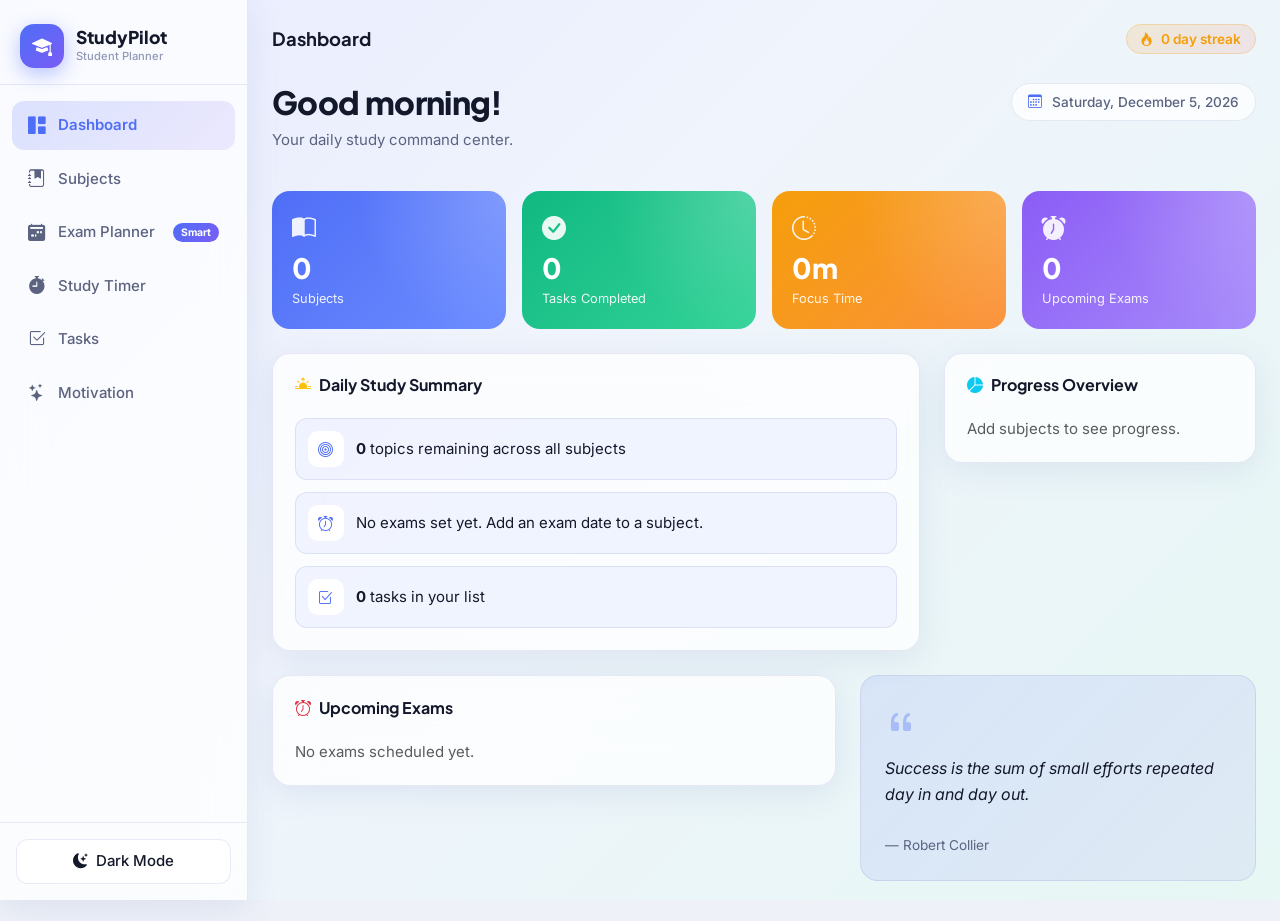
<file: index.html>
<!DOCTYPE html>
<html lang="en" data-theme="light">
<head>
  <meta charset="UTF-8" />
  <meta name="viewport" content="width=device-width, initial-scale=1.0" />
  <meta name="description" content="Smart Student Study Planner — organize subjects, plan exams, and study smarter." />
  <title>StudyPilot — Smart Student Study Planner</title>

  <link href="https://cdn.jsdelivr.net/npm/bootstrap@5.3.3/dist/css/bootstrap.min.css" rel="stylesheet" />
  <link href="https://cdn.jsdelivr.net/npm/bootstrap-icons@1.11.3/font/bootstrap-icons.css" rel="stylesheet" />
  <link href="https://fonts.googleapis.com/css2?family=Plus+Jakarta+Sans:wght@400;500;600;700;800&family=Inter:wght@300;400;500;600&display=swap" rel="stylesheet" />
  <link rel="stylesheet" href="style.css" />
</head>
<body>

<div class="app-wrapper">
  <!-- Sidebar -->
  <aside class="sidebar" id="sidebar">
    <div class="sidebar-brand">
      <div class="brand-icon"><i class="bi bi-mortarboard-fill"></i></div>
      <div>
        <span class="brand-name">StudyPilot</span>
        <span class="brand-tag">Student Planner</span>
      </div>
    </div>

    <nav class="sidebar-nav" aria-label="Main navigation">
      <a href="#" class="nav-item active" data-section="dashboard" onclick="navigate('dashboard', this)">
        <i class="bi bi-grid-1x2-fill"></i><span>Dashboard</span>
      </a>
      <a href="#" class="nav-item" data-section="subjects" onclick="navigate('subjects', this)">
        <i class="bi bi-journal-bookmark-fill"></i><span>Subjects</span>
      </a>
      <a href="#" class="nav-item" data-section="planner" onclick="navigate('planner', this)">
        <i class="bi bi-calendar2-week-fill"></i><span>Exam Planner</span>
        <span class="nav-badge">Smart</span>
      </a>
      <a href="#" class="nav-item" data-section="timer" onclick="navigate('timer', this)">
        <i class="bi bi-stopwatch-fill"></i><span>Study Timer</span>
      </a>
      <a href="#" class="nav-item" data-section="tasks" onclick="navigate('tasks', this)">
        <i class="bi bi-check2-square"></i><span>Tasks</span>
      </a>
      <a href="#" class="nav-item" data-section="quotes" onclick="navigate('quotes', this)">
        <i class="bi bi-stars"></i><span>Motivation</span>
      </a>
    </nav>

    <div class="sidebar-footer">
      <button type="button" class="theme-toggle" id="themeToggle" onclick="toggleTheme()" aria-label="Toggle theme">
        <i class="bi bi-moon-stars-fill" id="themeIcon"></i>
        <span id="themeLabel">Dark Mode</span>
      </button>
    </div>
  </aside>

  <!-- Main -->
  <main class="main-content">
    <header class="topbar">
      <button type="button" class="sidebar-toggle d-lg-none" onclick="toggleSidebar()" aria-label="Open menu">
        <i class="bi bi-list"></i>
      </button>
      <h2 class="topbar-title" id="pageTitle">Dashboard</h2>
      <div class="topbar-actions">
        <span class="streak-pill"><i class="bi bi-fire"></i> <span id="streakCount">0</span> day streak</span>
      </div>
    </header>

    <!-- Dashboard -->
    <section class="page-section active" id="sec-dashboard">
      <header class="page-header fade-in">
        <div>
          <h1 class="page-title" id="welcomeMsg">Good morning!</h1>
          <p class="page-subtitle">Your daily study command center.</p>
        </div>
        <div class="date-pill"><i class="bi bi-calendar3"></i> <span id="todayDate"></span></div>
      </header>

      <div class="row g-3 mb-4 fade-in">
        <div class="col-6 col-xl-3">
          <article class="stat-card gradient-blue">
            <i class="bi bi-book-half stat-icon"></i>
            <div class="stat-value" id="statSubjects">0</div>
            <div class="stat-label">Subjects</div>
          </article>
        </div>
        <div class="col-6 col-xl-3">
          <article class="stat-card gradient-green">
            <i class="bi bi-check-circle-fill stat-icon"></i>
            <div class="stat-value" id="statTasksDone">0</div>
            <div class="stat-label">Tasks Completed</div>
          </article>
        </div>
        <div class="col-6 col-xl-3">
          <article class="stat-card gradient-orange">
            <i class="bi bi-clock-history stat-icon"></i>
            <div class="stat-value" id="statFocusTime">0m</div>
            <div class="stat-label">Focus Time</div>
          </article>
        </div>
        <div class="col-6 col-xl-3">
          <article class="stat-card gradient-purple">
            <i class="bi bi-alarm-fill stat-icon"></i>
            <div class="stat-value" id="statExams">0</div>
            <div class="stat-label">Upcoming Exams</div>
          </article>
        </div>
      </div>

      <div class="row g-4 mb-4">
        <div class="col-lg-8">
          <div class="glass-card fade-in">
            <div class="card-head">
              <h3><i class="bi bi-sunrise-fill text-warning"></i> Daily Study Summary</h3>
            </div>
            <div id="dailySummary" class="daily-summary"></div>
          </div>
        </div>
        <div class="col-lg-4">
          <div class="glass-card fade-in">
            <div class="card-head">
              <h3><i class="bi bi-pie-chart-fill text-info"></i> Progress Overview</h3>
            </div>
            <div id="progressOverview"></div>
          </div>
        </div>
      </div>

      <div class="row g-4">
        <div class="col-lg-7">
          <div class="glass-card fade-in">
            <div class="card-head">
              <h3><i class="bi bi-alarm text-danger"></i> Upcoming Exams</h3>
            </div>
            <div id="examReminders"></div>
          </div>
        </div>
        <div class="col-lg-5">
          <div class="quote-strip fade-in" id="dashQuoteStrip">
            <i class="bi bi-quote"></i>
            <p id="dashQuoteText">Loading inspiration...</p>
            <cite id="dashQuoteAuthor">— Author</cite>
          </div>
        </div>
      </div>
    </section>

    <!-- Subjects -->
    <section class="page-section" id="sec-subjects">
      <header class="page-header">
        <div>
          <h1 class="page-title">Subjects</h1>
          <p class="page-subtitle">Add subjects, syllabus topics, and track completion.</p>
        </div>
        <button type="button" class="btn btn-primary btn-glow" data-bs-toggle="modal" data-bs-target="#subjectModal">
          <i class="bi bi-plus-lg"></i> Add Subject
        </button>
      </header>
      <div class="row g-3" id="subjectGrid">
        <div class="col-12" id="subjectsEmpty">
          <div class="glass-card empty-card">
            <i class="bi bi-journal-plus"></i>
            <p>No subjects yet. Add your first subject to get started.</p>
          </div>
        </div>
      </div>
    </section>

    <!-- Exam Planner -->
    <section class="page-section" id="sec-planner">
      <header class="page-header">
        <div>
          <h1 class="page-title">Smart Exam Planner</h1>
          <p class="page-subtitle">Intelligent hour distribution based on difficulty and remaining syllabus.</p>
        </div>
      </header>

      <div class="row g-4">
        <div class="col-lg-4">
          <div class="glass-card planner-form-card">
            <h3 class="card-head-sm"><i class="bi bi-sliders"></i> Plan Settings</h3>

            <div class="mb-3">
              <label class="form-label" for="globalExamDate">Target Exam Date</label>
              <input type="date" class="form-control form-control-custom" id="globalExamDate" />
            </div>
            <div class="mb-3">
              <label class="form-label" for="dailyStudyHours">Available Study Hours / Day</label>
              <input type="number" class="form-control form-control-custom" id="dailyStudyHours" min="0.5" step="0.5" value="4" placeholder="e.g. 4" />
            </div>
            <div class="mb-3">
              <label class="form-label" for="revisionBuffer">Revision Buffer (days)</label>
              <input type="number" class="form-control form-control-custom" id="revisionBuffer" min="0" value="2" />
            </div>
            <div class="mb-3">
              <label class="form-label" for="minutesPerTopic">Minutes per Topic (base)</label>
              <input type="number" class="form-control form-control-custom" id="minutesPerTopic" min="15" step="5" value="45" />
            </div>

            <hr class="divider" />
            <p class="form-hint"><i class="bi bi-info-circle"></i> Uses your saved subjects. Harder subjects automatically receive more daily hours.</p>

            <button type="button" class="btn btn-primary btn-glow w-100" onclick="generateSmartPlan()">
              <i class="bi bi-cpu-fill"></i> Generate Smart Plan
            </button>

            <hr class="divider" />
            <h3 class="card-head-sm mt-2"><i class="bi bi-lightning"></i> Quick Single-Subject Plan</h3>
            <div class="mb-2">
              <input type="text" class="form-control form-control-custom" id="quickSubjectName" placeholder="Subject name" />
            </div>
            <div class="mb-2">
              <input type="number" class="form-control form-control-custom" id="quickTopicsLeft" min="1" placeholder="Topics remaining" />
            </div>
            <div class="mb-2">
              <select class="form-control form-control-custom" id="quickDifficulty">
                <option value="easy">Easy</option>
                <option value="medium" selected>Medium</option>
                <option value="hard">Hard</option>
                <option value="vhard">Very Hard</option>
              </select>
            </div>
            <button type="button" class="btn btn-outline-primary w-100" onclick="generateQuickPlan()">Quick Calculate</button>
          </div>
        </div>

        <div class="col-lg-8">
          <div id="plannerEmpty" class="glass-card empty-card planner-empty">
            <i class="bi bi-graph-up-arrow"></i>
            <h4>Your smart study plan appears here</h4>
            <p>Add subjects with topics, set hours per day, then generate your personalised schedule.</p>
          </div>

          <div id="plannerResults" class="d-none">
            <div class="row g-3 mb-3" id="plannerStats"></div>

            <div class="glass-card mb-3">
              <div class="card-head">
                <h3><i class="bi bi-bar-chart-steps text-primary"></i> Subject Hour Distribution</h3>
              </div>
              <div id="subjectAllocation"></div>
            </div>

            <div class="glass-card mb-3">
              <div class="card-head">
                <h3><i class="bi bi-exclamation-diamond-fill text-warning"></i> Attention Priority</h3>
              </div>
              <div id="attentionPriority"></div>
            </div>

            <div class="glass-card mb-3">
              <div class="card-head">
                <h3><i class="bi bi-calendar-week text-success"></i> Daily Study Schedule</h3>
              </div>
              <div class="table-responsive">
                <table class="table table-custom mb-0">
                  <thead>
                    <tr>
                      <th>Day</th>
                      <th>Date</th>
                      <th>Focus Subjects</th>
                      <th>Topics Target</th>
                      <th>Hours</th>
                    </tr>
                  </thead>
                  <tbody id="scheduleTableBody"></tbody>
                </table>
              </div>
            </div>

            <div class="glass-card">
              <div class="card-head">
                <h3><i class="bi bi-lightbulb-fill text-warning"></i> Smart Recommendations</h3>
              </div>
              <ul class="recommendation-list" id="recommendationsList"></ul>
            </div>
          </div>
        </div>
      </div>
    </section>

    <!-- Timer -->
    <section class="page-section" id="sec-timer">
      <header class="page-header">
        <div>
          <h1 class="page-title">Pomodoro Timer</h1>
          <p class="page-subtitle">Focused study sessions with timed breaks.</p>
        </div>
      </header>

      <div class="row justify-content-center">
        <div class="col-lg-6 col-xl-5">
          <div class="glass-card timer-panel text-center">
            <div class="timer-tabs mb-4">
              <button type="button" class="timer-tab active" data-mins="25" onclick="setPomodoroMode(25, 'Focus', this)">Focus 25m</button>
              <button type="button" class="timer-tab" data-mins="5" onclick="setPomodoroMode(5, 'Short Break', this)">Break 5m</button>
              <button type="button" class="timer-tab" data-mins="15" onclick="setPomodoroMode(15, 'Long Break', this)">Long 15m</button>
            </div>

            <div class="timer-ring-wrap">
              <svg viewBox="0 0 120 120" class="timer-svg" aria-hidden="true">
                <circle class="timer-bg" cx="60" cy="60" r="54" />
                <circle class="timer-progress" id="timerRing" cx="60" cy="60" r="54" />
              </svg>
              <div class="timer-digits">
                <span id="timerDisplay">25:00</span>
                <small id="timerLabel">Focus Session</small>
              </div>
            </div>

            <div class="timer-actions mt-4">
              <button type="button" class="btn btn-light btn-icon" onclick="resetTimer()" title="Reset"><i class="bi bi-arrow-counterclockwise"></i></button>
              <button type="button" class="btn btn-primary btn-lg btn-round" id="timerToggleBtn" onclick="toggleTimer()">
                <i class="bi bi-play-fill" id="timerToggleIcon"></i>
              </button>
              <button type="button" class="btn btn-light btn-icon" onclick="skipTimer()" title="Skip"><i class="bi bi-skip-forward-fill"></i></button>
            </div>

            <p class="timer-sessions mt-3">Sessions today: <strong id="sessionsToday">0</strong></p>
          </div>
        </div>
      </div>
    </section>

    <!-- Tasks -->
    <section class="page-section" id="sec-tasks">
      <header class="page-header">
        <div>
          <h1 class="page-title">Task Planner</h1>
          <p class="page-subtitle">Daily study tasks — add, complete, and stay on track.</p>
        </div>
      </header>

      <div class="glass-card mb-4">
        <div class="task-input-row">
          <input type="text" class="form-control form-control-custom" id="taskInput" placeholder="What will you study today?" maxlength="120" />
          <button type="button" class="btn btn-primary btn-glow" onclick="addTask()"><i class="bi bi-plus-lg"></i> Add</button>
        </div>
      </div>

      <div class="task-progress-bar mb-3" id="taskProgressWrap" style="display:none;">
        <div class="d-flex justify-content-between small mb-1">
          <span>Today's progress</span>
          <span id="taskProgressLabel">0%</span>
        </div>
        <div class="progress progress-thin">
          <div class="progress-bar" id="taskProgressBar" style="width:0%"></div>
        </div>
      </div>

      <ul class="task-list" id="taskList"></ul>
      <div class="glass-card empty-card" id="tasksEmpty">
        <i class="bi bi-check2-square"></i>
        <p>No tasks yet. Add your first study task above.</p>
      </div>
    </section>

    <!-- Quotes -->
    <section class="page-section" id="sec-quotes">
      <header class="page-header">
        <div>
          <h1 class="page-title">Motivation</h1>
          <p class="page-subtitle">Random quotes to keep your momentum going.</p>
        </div>
        <button type="button" class="btn btn-primary btn-glow" onclick="refreshFeaturedQuote()">
          <i class="bi bi-shuffle"></i> New Quote
        </button>
      </header>

      <div class="featured-quote glass-card mb-4" id="featuredQuote">
        <div class="featured-quote-inner">
          <i class="bi bi-quote featured-icon"></i>
          <blockquote id="featuredQuoteText"></blockquote>
          <cite id="featuredQuoteAuthor"></cite>
        </div>
      </div>

      <div class="row g-3" id="quotesGrid"></div>
    </section>
  </main>
</div>

<!-- Subject Modal -->
<div class="modal fade" id="subjectModal" tabindex="-1" aria-labelledby="subjectModalLabel" aria-hidden="true">
  <div class="modal-dialog modal-dialog-centered">
    <div class="modal-content modal-glass">
      <div class="modal-header border-0">
        <h5 class="modal-title" id="subjectModalLabel"><i class="bi bi-journal-plus text-primary"></i> Add Subject</h5>
        <button type="button" class="btn-close" data-bs-dismiss="modal" aria-label="Close"></button>
      </div>
      <div class="modal-body">
        <div class="mb-3">
          <label class="form-label" for="subName">Subject Name *</label>
          <input type="text" class="form-control form-control-custom" id="subName" placeholder="e.g. Organic Chemistry" required />
        </div>
        <div class="mb-3">
          <label class="form-label" for="subEmoji">Icon (emoji)</label>
          <input type="text" class="form-control form-control-custom" id="subEmoji" placeholder="🧪" maxlength="4" />
        </div>
        <div class="mb-3">
          <label class="form-label">Difficulty</label>
          <div class="difficulty-btns" id="difficultyBtns">
            <button type="button" class="diff-btn" data-diff="easy" onclick="selectDifficulty('easy', this)">Easy</button>
            <button type="button" class="diff-btn active" data-diff="medium" onclick="selectDifficulty('medium', this)">Medium</button>
            <button type="button" class="diff-btn" data-diff="hard" onclick="selectDifficulty('hard', this)">Hard</button>
            <button type="button" class="diff-btn" data-diff="vhard" onclick="selectDifficulty('vhard', this)">Very Hard</button>
          </div>
        </div>
        <div class="mb-3">
          <label class="form-label" for="subExamDate">Exam Date</label>
          <input type="date" class="form-control form-control-custom" id="subExamDate" />
        </div>
        <div class="mb-0">
          <label class="form-label" for="subTopics">Syllabus / Topics (one per line)</label>
          <textarea class="form-control form-control-custom" id="subTopics" rows="5" placeholder="Unit 1: Introduction&#10;Unit 2: Core concepts&#10;Unit 3: Practice"></textarea>
        </div>
      </div>
      <div class="modal-footer border-0">
        <button type="button" class="btn btn-light" data-bs-dismiss="modal">Cancel</button>
        <button type="button" class="btn btn-primary" onclick="saveSubject()">Save Subject</button>
      </div>
    </div>
  </div>
</div>

<!-- Subject Detail Modal -->
<div class="modal fade" id="subjectDetailModal" tabindex="-1" aria-hidden="true">
  <div class="modal-dialog modal-dialog-centered modal-lg">
    <div class="modal-content modal-glass">
      <div class="modal-header border-0">
        <h5 class="modal-title" id="subjectDetailTitle">Subject</h5>
        <button type="button" class="btn-close" data-bs-dismiss="modal" aria-label="Close"></button>
      </div>
      <div class="modal-body" id="subjectDetailBody"></div>
    </div>
  </div>
</div>

<div id="toastContainer" aria-live="polite"></div>

<script src="https://cdn.jsdelivr.net/npm/bootstrap@5.3.3/dist/js/bootstrap.bundle.min.js"></script>
<script src="script.js"></script>
</body>
</html>
</file>
<file: style.css>
/* ============================================================
   StudyPilot — Smart Student Study Planner
   HTML5 + CSS3 + Bootstrap 5 | Light / Dark themes
   ============================================================ */

:root {
  --font-display: 'Plus Jakarta Sans', system-ui, sans-serif;
  --font-body: 'Inter', system-ui, sans-serif;

  --bg: #eef1f8;
  --bg-accent: linear-gradient(135deg, #e8ecff 0%, #f0f4fc 40%, #e6f7f4 100%);
  --surface: rgba(255, 255, 255, 0.75);
  --surface-solid: #ffffff;
  --border: rgba(99, 110, 180, 0.14);
  --text: #14182b;
  --text-muted: #5c6380;
  --text-soft: #9098b5;

  --primary: #4f6ef7;
  --primary-2: #7b5cf5;
  --success: #22c55e;
  --warning: #f59e0b;
  --danger: #ef4444;
  --info: #06b6d4;

  --sidebar-w: 248px;
  --radius: 18px;
  --radius-sm: 12px;
  --shadow: 0 8px 32px rgba(70, 85, 160, 0.1);
  --shadow-lg: 0 20px 50px rgba(70, 85, 160, 0.14);
  --glass-blur: blur(20px);
  --transition: 0.28s cubic-bezier(0.4, 0, 0.2, 1);
}

[data-theme="dark"] {
  --bg: #0c0f1a;
  --bg-accent: linear-gradient(135deg, #0c0f1a 0%, #12182a 50%, #0f1a22 100%);
  --surface: rgba(22, 28, 48, 0.82);
  --surface-solid: #161c30;
  --border: rgba(120, 140, 220, 0.12);
  --text: #eef1ff;
  --text-muted: #9aa3c7;
  --text-soft: #6b7394;
  --shadow: 0 8px 32px rgba(0, 0, 0, 0.35);
  --shadow-lg: 0 20px 50px rgba(0, 0, 0, 0.45);
}

*, *::before, *::after { box-sizing: border-box; margin: 0; padding: 0; }

html { scroll-behavior: smooth; }

body {
  font-family: var(--font-body);
  font-size: 0.9375rem;
  color: var(--text);
  background: var(--bg);
  background-image: var(--bg-accent);
  background-attachment: fixed;
  min-height: 100vh;
  transition: background var(--transition), color var(--transition);
  overflow-x: hidden;
}

h1, h2, h3, h4, h5, .page-title, .brand-name {
  font-family: var(--font-display);
}

/* Layout */
.app-wrapper { display: flex; min-height: 100vh; }

.sidebar {
  width: var(--sidebar-w);
  position: fixed;
  inset: 0 auto 0 0;
  z-index: 300;
  display: flex;
  flex-direction: column;
  background: var(--surface);
  backdrop-filter: var(--glass-blur);
  -webkit-backdrop-filter: var(--glass-blur);
  border-right: 1px solid var(--border);
  box-shadow: var(--shadow);
  transition: transform var(--transition);
}

.sidebar-brand {
  display: flex;
  align-items: center;
  gap: 12px;
  padding: 1.5rem 1.25rem 1rem;
  border-bottom: 1px solid var(--border);
}

.brand-icon {
  width: 44px;
  height: 44px;
  border-radius: 14px;
  background: linear-gradient(135deg, var(--primary), var(--primary-2));
  color: #fff;
  display: grid;
  place-items: center;
  font-size: 1.25rem;
  box-shadow: 0 6px 20px rgba(79, 110, 247, 0.4);
}

.brand-name {
  display: block;
  font-weight: 800;
  font-size: 1.1rem;
  line-height: 1.2;
}

.brand-tag {
  display: block;
  font-size: 0.7rem;
  color: var(--text-soft);
  font-weight: 500;
}

.sidebar-nav {
  flex: 1;
  padding: 1rem 0.75rem;
  display: flex;
  flex-direction: column;
  gap: 4px;
}

.nav-item {
  display: flex;
  align-items: center;
  gap: 12px;
  padding: 0.72rem 1rem;
  border-radius: var(--radius-sm);
  color: var(--text-muted);
  text-decoration: none;
  font-weight: 500;
  transition: all var(--transition);
  position: relative;
}

.nav-item i { font-size: 1.1rem; }

.nav-item:hover {
  background: rgba(79, 110, 247, 0.08);
  color: var(--primary);
  transform: translateX(3px);
}

.nav-item.active {
  background: linear-gradient(135deg, rgba(79, 110, 247, 0.18), rgba(123, 92, 245, 0.12));
  color: var(--primary);
  font-weight: 600;
}

.nav-badge {
  margin-left: auto;
  font-size: 0.65rem;
  padding: 2px 8px;
  border-radius: 99px;
  background: linear-gradient(135deg, var(--primary), var(--primary-2));
  color: #fff;
  font-weight: 700;
}

.sidebar-footer {
  padding: 1rem;
  border-top: 1px solid var(--border);
}

.theme-toggle {
  width: 100%;
  display: flex;
  align-items: center;
  justify-content: center;
  gap: 8px;
  padding: 0.65rem;
  border: 1px solid var(--border);
  border-radius: var(--radius-sm);
  background: var(--surface-solid);
  color: var(--text);
  cursor: pointer;
  font-weight: 500;
  transition: all var(--transition);
}

.theme-toggle:hover {
  border-color: var(--primary);
  color: var(--primary);
  transform: translateY(-1px);
}

.main-content {
  flex: 1;
  margin-left: var(--sidebar-w);
  padding: 1.25rem 1.5rem 2.5rem;
  min-height: 100vh;
}

.topbar {
  display: flex;
  align-items: center;
  gap: 1rem;
  margin-bottom: 1.5rem;
  padding: 0.5rem 0;
}

.topbar-title {
  font-size: 1.15rem;
  font-weight: 700;
  margin: 0;
  flex: 1;
}

.sidebar-toggle {
  border: 1px solid var(--border);
  background: var(--surface);
  border-radius: 10px;
  width: 42px;
  height: 42px;
  display: grid;
  place-items: center;
  cursor: pointer;
  color: var(--text);
}

.streak-pill {
  font-size: 0.85rem;
  font-weight: 600;
  padding: 0.4rem 0.85rem;
  border-radius: 99px;
  background: linear-gradient(135deg, rgba(245, 158, 11, 0.15), rgba(239, 68, 68, 0.1));
  color: var(--warning);
  border: 1px solid rgba(245, 158, 11, 0.25);
}

.streak-pill i { margin-right: 4px; }

/* Sections */
.page-section { display: none; animation: fadeUp 0.4s ease; }
.page-section.active { display: block; }

@keyframes fadeUp {
  from { opacity: 0; transform: translateY(12px); }
  to { opacity: 1; transform: translateY(0); }
}

.fade-in { animation: fadeUp 0.5s ease backwards; }

.page-header {
  display: flex;
  flex-wrap: wrap;
  align-items: flex-start;
  justify-content: space-between;
  gap: 1rem;
  margin-bottom: 1.5rem;
}

.page-title {
  font-size: clamp(1.5rem, 3vw, 2rem);
  font-weight: 800;
  letter-spacing: -0.02em;
}

.page-subtitle {
  color: var(--text-muted);
  margin-top: 0.25rem;
}

.date-pill {
  padding: 0.5rem 1rem;
  border-radius: 99px;
  background: var(--surface);
  border: 1px solid var(--border);
  font-size: 0.85rem;
  font-weight: 500;
  color: var(--text-muted);
  backdrop-filter: var(--glass-blur);
}

.date-pill i { color: var(--primary); margin-right: 6px; }

/* Glass cards */
.glass-card {
  background: var(--surface);
  backdrop-filter: var(--glass-blur);
  -webkit-backdrop-filter: var(--glass-blur);
  border: 1px solid var(--border);
  border-radius: var(--radius);
  padding: 1.35rem;
  box-shadow: var(--shadow);
  transition: transform var(--transition), box-shadow var(--transition);
}

.glass-card:hover { box-shadow: var(--shadow-lg); }

.card-head {
  display: flex;
  align-items: center;
  justify-content: space-between;
  margin-bottom: 1rem;
}

.card-head h3 {
  font-size: 1rem;
  font-weight: 700;
  display: flex;
  align-items: center;
  gap: 8px;
}

.card-head-sm {
  font-size: 0.95rem;
  font-weight: 700;
  margin-bottom: 1rem;
  display: flex;
  align-items: center;
  gap: 8px;
}

/* Stat cards */
.stat-card {
  border-radius: var(--radius);
  padding: 1.25rem;
  color: #fff;
  position: relative;
  overflow: hidden;
  min-height: 110px;
  transition: transform var(--transition);
}

.stat-card:hover { transform: translateY(-4px); }

.stat-card::after {
  content: '';
  position: absolute;
  inset: 0;
  background: radial-gradient(circle at 100% 0%, rgba(255,255,255,0.2), transparent 55%);
}

.stat-icon {
  font-size: 1.5rem;
  opacity: 0.9;
  margin-bottom: 0.5rem;
  position: relative;
  z-index: 1;
}

.stat-value {
  font-family: var(--font-display);
  font-size: 1.75rem;
  font-weight: 800;
  position: relative;
  z-index: 1;
}

.stat-label {
  font-size: 0.8rem;
  opacity: 0.9;
  position: relative;
  z-index: 1;
}

.gradient-blue { background: linear-gradient(135deg, #4f6ef7, #6b8cff); }
.gradient-green { background: linear-gradient(135deg, #10b981, #34d399); }
.gradient-orange { background: linear-gradient(135deg, #f59e0b, #fb923c); }
.gradient-purple { background: linear-gradient(135deg, #8b5cf6, #a78bfa); }

/* Daily summary */
.daily-summary { display: flex; flex-direction: column; gap: 0.75rem; }

.summary-row {
  display: flex;
  align-items: center;
  gap: 12px;
  padding: 0.75rem;
  border-radius: var(--radius-sm);
  background: rgba(79, 110, 247, 0.06);
  border: 1px solid var(--border);
}

.summary-row i {
  width: 36px;
  height: 36px;
  border-radius: 10px;
  display: grid;
  place-items: center;
  background: var(--surface-solid);
  color: var(--primary);
}

/* Progress */
.progress-ring-item {
  margin-bottom: 1rem;
}

.progress-ring-item:last-child { margin-bottom: 0; }

.progress-meta {
  display: flex;
  justify-content: space-between;
  font-size: 0.85rem;
  margin-bottom: 6px;
  font-weight: 500;
}

.progress-track {
  height: 8px;
  border-radius: 99px;
  background: rgba(79, 110, 247, 0.12);
  overflow: hidden;
}

.progress-fill {
  height: 100%;
  border-radius: 99px;
  background: linear-gradient(90deg, var(--primary), var(--primary-2));
  transition: width 0.6s ease;
}

/* Exam reminders */
.exam-card {
  display: flex;
  align-items: center;
  gap: 14px;
  padding: 0.85rem;
  border-radius: var(--radius-sm);
  border: 1px solid var(--border);
  margin-bottom: 0.65rem;
  transition: transform var(--transition);
}

.exam-card:last-child { margin-bottom: 0; }
.exam-card:hover { transform: translateX(4px); }

.exam-card.urgent { border-color: rgba(239, 68, 68, 0.4); background: rgba(239, 68, 68, 0.06); }
.exam-card.soon { border-color: rgba(245, 158, 11, 0.4); background: rgba(245, 158, 11, 0.06); }

.exam-days {
  min-width: 52px;
  text-align: center;
  font-weight: 800;
  font-size: 0.9rem;
  padding: 0.4rem;
  border-radius: 10px;
  background: var(--surface-solid);
  color: var(--primary);
}

.exam-card.urgent .exam-days { color: var(--danger); }
.exam-card h4 { font-size: 0.95rem; font-weight: 700; margin-bottom: 2px; }
.exam-card small { color: var(--text-muted); }

/* Quote strip */
.quote-strip {
  background: linear-gradient(135deg, rgba(79, 110, 247, 0.12), rgba(123, 92, 245, 0.08));
  border: 1px solid var(--border);
  border-radius: var(--radius);
  padding: 1.5rem;
  height: 100%;
  min-height: 180px;
  display: flex;
  flex-direction: column;
  justify-content: center;
  position: relative;
}

.quote-strip > i {
  font-size: 2rem;
  color: var(--primary);
  opacity: 0.35;
  margin-bottom: 0.5rem;
}

.quote-strip p {
  font-size: 1rem;
  font-style: italic;
  line-height: 1.6;
  color: var(--text);
}

.quote-strip cite {
  margin-top: 0.75rem;
  font-size: 0.85rem;
  color: var(--text-muted);
  font-style: normal;
}

/* Subject cards */
.subject-card {
  background: var(--surface);
  border: 1px solid var(--border);
  border-radius: var(--radius);
  padding: 1.25rem;
  cursor: pointer;
  transition: all var(--transition);
  height: 100%;
}

.subject-card:hover {
  transform: translateY(-5px);
  box-shadow: var(--shadow-lg);
  border-color: rgba(79, 110, 247, 0.3);
}

.subject-top {
  display: flex;
  justify-content: space-between;
  align-items: flex-start;
  margin-bottom: 0.75rem;
}

.subject-emoji { font-size: 2rem; }

.diff-badge {
  font-size: 0.7rem;
  font-weight: 700;
  padding: 3px 10px;
  border-radius: 99px;
  text-transform: uppercase;
  letter-spacing: 0.03em;
}

.diff-easy { background: rgba(34, 197, 94, 0.15); color: #16a34a; }
.diff-medium { background: rgba(79, 110, 247, 0.15); color: var(--primary); }
.diff-hard { background: rgba(245, 158, 11, 0.15); color: #d97706; }
.diff-vhard { background: rgba(239, 68, 68, 0.15); color: #dc2626; }

[data-theme="dark"] .diff-easy { color: #4ade80; }
[data-theme="dark"] .diff-medium { color: #93c5fd; }
[data-theme="dark"] .diff-hard { color: #fbbf24; }
[data-theme="dark"] .diff-vhard { color: #fb7185; }

.subject-card h4 {
  font-weight: 700;
  margin-bottom: 0.35rem;
}

.subject-meta {
  font-size: 0.82rem;
  color: var(--text-muted);
  margin-bottom: 0.75rem;
}

.subject-actions {
  display: flex;
  gap: 6px;
  margin-top: 0.75rem;
}

.btn-icon-only.neutral:hover {
  color: var(--primary);
  border-color: var(--primary);
}

.btn-icon-only {
  width: 34px;
  height: 34px;
  border-radius: 8px;
  border: 1px solid var(--border);
  background: var(--surface-solid);
  color: var(--text-muted);
  cursor: pointer;
  transition: all var(--transition);
}

.btn-icon-only:hover { color: var(--danger); border-color: var(--danger); }

/* Forms */
.form-control-custom {
  background: var(--surface-solid) !important;
  border: 1px solid var(--border) !important;
  color: var(--text) !important;
  border-radius: var(--radius-sm) !important;
  padding: 0.6rem 0.85rem !important;
}

.form-control-custom:focus {
  border-color: var(--primary) !important;
  box-shadow: 0 0 0 3px rgba(79, 110, 247, 0.15) !important;
}

.form-label { font-weight: 600; font-size: 0.85rem; color: var(--text-muted); }

.divider { border-color: var(--border); margin: 1rem 0; opacity: 0.6; }
.form-hint { font-size: 0.8rem; color: var(--text-soft); margin-bottom: 1rem; }

.difficulty-btns { display: flex; flex-wrap: wrap; gap: 6px; }

.diff-btn {
  flex: 1;
  min-width: 70px;
  padding: 0.45rem 0.5rem;
  border: 1px solid var(--border);
  border-radius: 8px;
  background: var(--surface-solid);
  color: var(--text-muted);
  font-size: 0.78rem;
  font-weight: 600;
  cursor: pointer;
  transition: all var(--transition);
}

.diff-btn.active,
.diff-btn:hover {
  border-color: var(--primary);
  background: rgba(79, 110, 247, 0.12);
  color: var(--primary);
}

/* Buttons */
.btn-glow {
  background: linear-gradient(135deg, var(--primary), var(--primary-2)) !important;
  border: none !important;
  font-weight: 600;
  box-shadow: 0 6px 20px rgba(79, 110, 247, 0.35);
  transition: all var(--transition);
}

.btn-glow:hover {
  transform: translateY(-2px);
  box-shadow: 0 10px 28px rgba(79, 110, 247, 0.45);
}

.btn-outline-primary {
  border-color: var(--primary);
  color: var(--primary);
}

.btn-outline-primary:hover {
  background: var(--primary);
  color: #fff;
}

/* Planner results */
.planner-stat {
  text-align: center;
  padding: 1rem;
  border-radius: var(--radius-sm);
  background: rgba(79, 110, 247, 0.08);
  border: 1px solid var(--border);
}

.planner-stat .num {
  font-family: var(--font-display);
  font-size: 1.5rem;
  font-weight: 800;
  color: var(--primary);
}

.planner-stat .lbl { font-size: 0.75rem; color: var(--text-muted); }

.allocation-row {
  display: flex;
  align-items: center;
  gap: 12px;
  margin-bottom: 1rem;
}

.allocation-row:last-child { margin-bottom: 0; }

.alloc-kpis {
  display: flex;
  gap: 8px;
  flex-wrap: wrap;
  margin-top: 4px;
}

.kpi-pill {
  font-size: 0.72rem;
  padding: 2px 8px;
  border-radius: 99px;
  background: rgba(79, 110, 247, 0.10);
  border: 1px solid var(--border);
  color: var(--text-muted);
}

.kpi-pill strong { color: var(--text); font-weight: 700; }

.alloc-info { min-width: 120px; }
.alloc-info strong { display: block; font-size: 0.9rem; }
.alloc-info small { color: var(--text-muted); }

.alloc-bar-wrap { flex: 1; }
.alloc-bar {
  height: 10px;
  border-radius: 99px;
  background: rgba(79, 110, 247, 0.1);
  overflow: hidden;
}

.alloc-bar > span {
  display: block;
  height: 100%;
  border-radius: 99px;
  background: linear-gradient(90deg, var(--primary), var(--primary-2));
  transition: width 0.8s ease;
}

.alloc-hours {
  min-width: 48px;
  text-align: right;
  font-weight: 700;
  color: var(--primary);
}

.priority-item {
  display: flex;
  align-items: center;
  gap: 12px;
  padding: 0.75rem;
  border-radius: var(--radius-sm);
  border: 1px solid var(--border);
  margin-bottom: 0.5rem;
}

.priority-rank {
  width: 32px;
  height: 32px;
  border-radius: 50%;
  display: grid;
  place-items: center;
  font-weight: 800;
  font-size: 0.85rem;
  background: linear-gradient(135deg, var(--primary), var(--primary-2));
  color: #fff;
}

.priority-item.high .priority-rank { background: linear-gradient(135deg, #ef4444, #f97316); }

.table-custom {
  color: var(--text);
  --bs-table-bg: transparent;
  --bs-table-color: var(--text);
  --bs-table-border-color: var(--border);
}

.table-custom thead th {
  font-size: 0.78rem;
  text-transform: uppercase;
  letter-spacing: 0.04em;
  color: var(--text-muted);
  font-weight: 600;
  border-bottom-width: 1px;
}

.table-custom tbody tr:hover {
  background: rgba(79, 110, 247, 0.05);
}

.recommendation-list {
  list-style: none;
  padding: 0;
  margin: 0;
}

.recommendation-list li {
  display: flex;
  gap: 10px;
  padding: 0.65rem 0;
  border-bottom: 1px solid var(--border);
  font-size: 0.9rem;
  color: var(--text-muted);
}

.recommendation-list li:last-child { border-bottom: none; }
.recommendation-list li i { color: var(--primary); margin-top: 3px; }

/* Timer */
.timer-panel { padding: 2rem 1.5rem; }

.timer-tabs { display: flex; gap: 8px; justify-content: center; flex-wrap: wrap; }

.timer-tab {
  padding: 0.45rem 1rem;
  border-radius: 99px;
  border: 1px solid var(--border);
  background: var(--surface-solid);
  color: var(--text-muted);
  font-weight: 600;
  font-size: 0.82rem;
  cursor: pointer;
  transition: all var(--transition);
}

.timer-tab.active {
  background: linear-gradient(135deg, var(--primary), var(--primary-2));
  color: #fff;
  border-color: transparent;
}

.timer-ring-wrap {
  position: relative;
  width: 220px;
  height: 220px;
  margin: 0 auto;
}

.timer-svg { width: 100%; height: 100%; transform: rotate(-90deg); }

.timer-bg {
  fill: none;
  stroke: rgba(79, 110, 247, 0.12);
  stroke-width: 8;
}

.timer-progress {
  fill: none;
  stroke: var(--primary);
  stroke-width: 8;
  stroke-linecap: round;
  stroke-dasharray: 339.292;
  stroke-dashoffset: 0;
  transition: stroke-dashoffset 0.3s linear;
}

.timer-digits {
  position: absolute;
  inset: 0;
  display: flex;
  flex-direction: column;
  align-items: center;
  justify-content: center;
}

.timer-digits span {
  font-family: var(--font-display);
  font-size: 2.75rem;
  font-weight: 800;
  letter-spacing: -0.03em;
}

.timer-digits small {
  color: var(--text-muted);
  font-size: 0.85rem;
}

.timer-actions {
  display: flex;
  align-items: center;
  justify-content: center;
  gap: 1rem;
}

.btn-round {
  width: 64px;
  height: 64px;
  border-radius: 50% !important;
  display: grid;
  place-items: center;
  font-size: 1.5rem;
}

.btn-icon {
  width: 48px;
  height: 48px;
  border-radius: 50% !important;
  display: grid;
  place-items: center;
}

/* Tasks */
.task-input-row {
  display: flex;
  gap: 10px;
  flex-wrap: wrap;
}

.task-input-row .form-control-custom { flex: 1; min-width: 200px; }

.task-list { list-style: none; padding: 0; margin: 0; }

.task-item {
  display: flex;
  align-items: center;
  gap: 12px;
  padding: 0.9rem 1rem;
  margin-bottom: 0.5rem;
  background: var(--surface);
  border: 1px solid var(--border);
  border-radius: var(--radius-sm);
  transition: all var(--transition);
  animation: fadeUp 0.3s ease;
}

.task-item:hover { border-color: rgba(79, 110, 247, 0.25); }
.task-item.done { opacity: 0.65; }
.task-item.done .task-text { text-decoration: line-through; color: var(--text-soft); }

.task-check {
  width: 24px;
  height: 24px;
  border-radius: 8px;
  border: 2px solid var(--border);
  cursor: pointer;
  display: grid;
  place-items: center;
  flex-shrink: 0;
  transition: all var(--transition);
}

.task-check.checked {
  background: var(--success);
  border-color: var(--success);
  color: #fff;
}

.task-text { flex: 1; font-weight: 500; }

.task-delete {
  border: none;
  background: transparent;
  color: var(--text-soft);
  cursor: pointer;
  padding: 4px;
  transition: color var(--transition);
}

.task-delete:hover { color: var(--danger); }

.progress-thin { height: 8px; background: rgba(79, 110, 247, 0.12); }
.progress-thin .progress-bar {
  background: linear-gradient(90deg, var(--primary), var(--success));
}

/* Quotes */
.featured-quote {
  background: linear-gradient(135deg, rgba(79, 110, 247, 0.15), rgba(123, 92, 245, 0.1));
  text-align: center;
  padding: 2.5rem 2rem;
}

.featured-icon { font-size: 2.5rem; color: var(--primary); opacity: 0.4; }

.featured-quote blockquote {
  font-size: clamp(1.1rem, 2.5vw, 1.45rem);
  font-weight: 600;
  line-height: 1.5;
  margin: 1rem 0;
  font-family: var(--font-display);
}

.featured-quote cite { color: var(--text-muted); font-style: normal; }

.quote-mini {
  padding: 1.25rem;
  height: 100%;
  border-radius: var(--radius);
  background: var(--surface);
  border: 1px solid var(--border);
  transition: transform var(--transition);
}

.quote-mini:hover { transform: translateY(-3px); }
.quote-mini p { font-size: 0.88rem; line-height: 1.5; margin-bottom: 0.5rem; }
.quote-mini cite { font-size: 0.78rem; color: var(--text-soft); }

/* Topics in modal */
.topic-row {
  display: flex;
  align-items: center;
  gap: 10px;
  padding: 0.5rem 0;
  border-bottom: 1px solid var(--border);
}

.topic-row:last-child { border-bottom: none; }

.topic-check {
  width: 22px;
  height: 22px;
  border-radius: 6px;
  border: 2px solid var(--border);
  cursor: pointer;
  display: grid;
  place-items: center;
  font-size: 0.75rem;
}

.topic-check.done {
  background: var(--success);
  border-color: var(--success);
  color: #fff;
}

.topic-row.done span { text-decoration: line-through; color: var(--text-soft); }

/* Empty states */
.empty-card {
  text-align: center;
  padding: 3rem 1.5rem;
  color: var(--text-muted);
}

.empty-card i {
  font-size: 2.5rem;
  color: var(--text-soft);
  margin-bottom: 0.75rem;
  display: block;
}

.planner-empty i { color: var(--primary); opacity: 0.5; }

/* Modal */
.modal-glass {
  background: var(--surface-solid);
  border: 1px solid var(--border);
  border-radius: var(--radius);
}

[data-theme="dark"] .modal-glass { background: var(--surface-solid); }
[data-theme="dark"] .btn-close { filter: invert(1); }

/* Toast */
#toastContainer {
  position: fixed;
  bottom: 1.5rem;
  right: 1.5rem;
  z-index: 9999;
  display: flex;
  flex-direction: column;
  gap: 8px;
}

.toast-msg {
  padding: 0.75rem 1.1rem;
  border-radius: var(--radius-sm);
  background: var(--surface-solid);
  border: 1px solid var(--border);
  box-shadow: var(--shadow-lg);
  font-weight: 500;
  animation: slideIn 0.3s ease;
  max-width: 320px;
}

.toast-msg.success { border-left: 4px solid var(--success); }
.toast-msg.warning { border-left: 4px solid var(--warning); }
.toast-msg.info { border-left: 4px solid var(--info); }

@keyframes slideIn {
  from { opacity: 0; transform: translateX(20px); }
  to { opacity: 1; transform: translateX(0); }
}

/* Sidebar overlay mobile */
.sidebar-overlay {
  display: none;
  position: fixed;
  inset: 0;
  background: rgba(0, 0, 0, 0.45);
  z-index: 250;
}

.sidebar-overlay.show { display: block; }

/* Responsive */
@media (max-width: 991.98px) {
  .sidebar { transform: translateX(-100%); }
  .sidebar.open { transform: translateX(0); }
  .main-content { margin-left: 0; padding: 1rem; }
}

@media (max-width: 575.98px) {
  .task-input-row { flex-direction: column; }
  .allocation-row { flex-wrap: wrap; }
  .alloc-hours { width: 100%; text-align: left; margin-top: 4px; }
}
</file>
